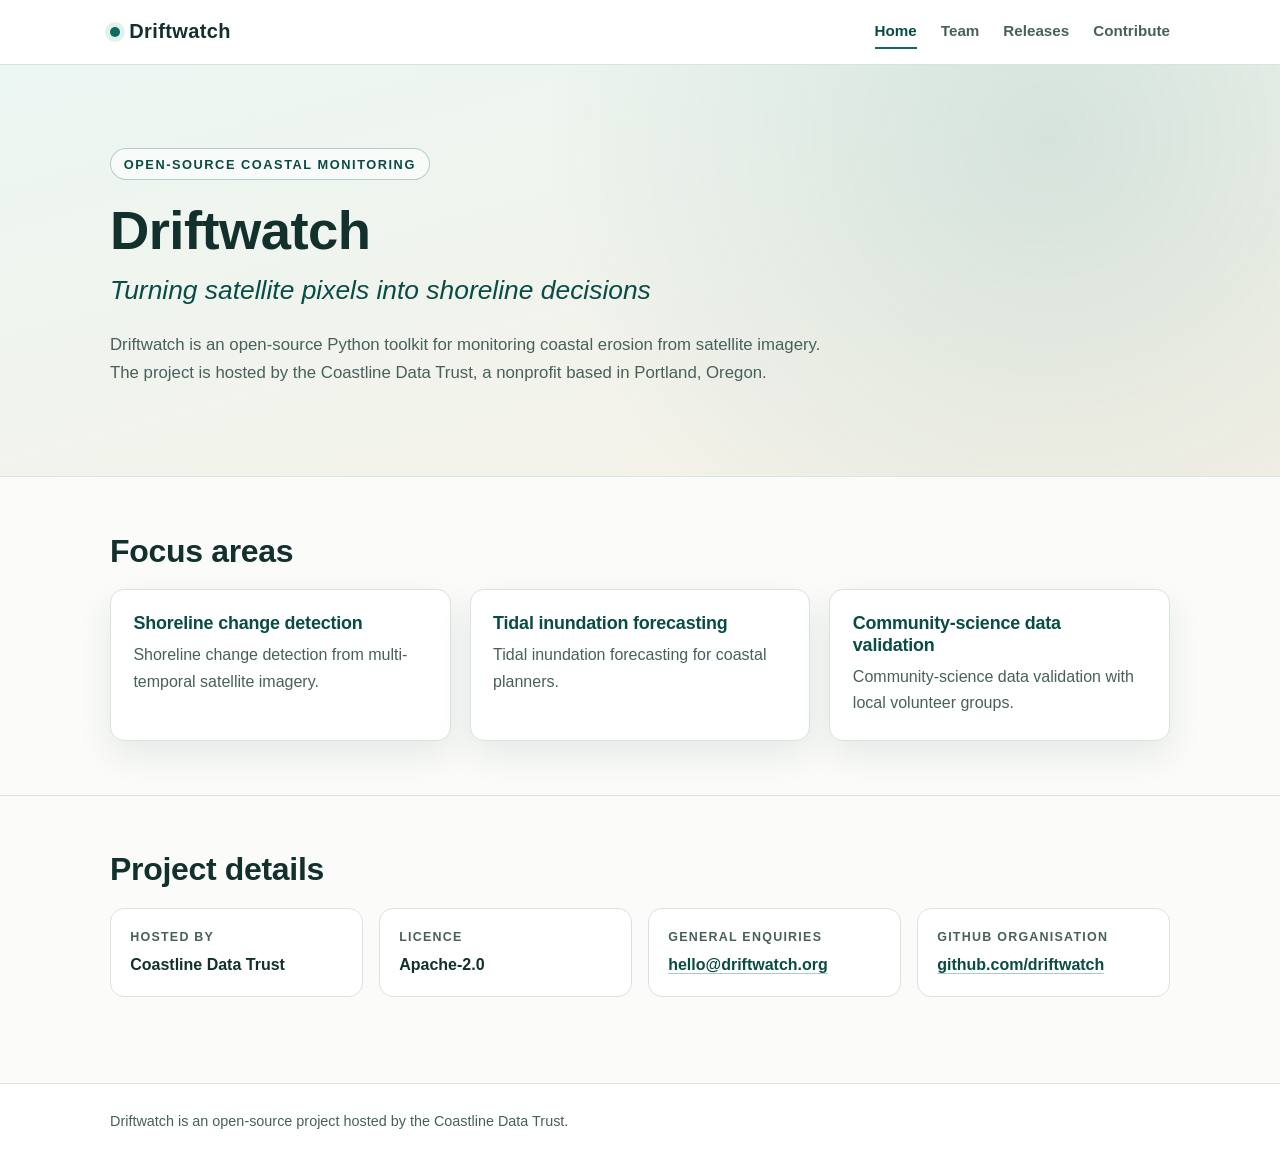
<file: index.html>
<!DOCTYPE html>
<html lang="en">
<head>
  <meta charset="utf-8">
  <meta name="viewport" content="width=device-width, initial-scale=1">
  <title>Driftwatch — Turning satellite pixels into shoreline decisions</title>
  <meta name="description" content="Driftwatch is an open-source Python toolkit for monitoring coastal erosion from satellite imagery.">
  <link rel="stylesheet" href="assets/style.css">
</head>
<body>
  <header class="site-header">
    <div class="wrap header-inner">
      <a class="brand" href="index.html">Driftwatch</a>
      <nav class="site-nav" aria-label="Main navigation">
        <a href="index.html" aria-current="page">Home</a>
        <a href="team.html">Team</a>
        <a href="releases.html">Releases</a>
        <a href="contribute.html">Contribute</a>
      </nav>
    </div>
  </header>

  <main>
    <section class="hero">
      <div class="wrap">
        <p class="eyebrow">Open-source coastal monitoring</p>
        <h1>Driftwatch</h1>
        <p class="tagline">Turning satellite pixels into shoreline decisions</p>
        <p class="intro">Driftwatch is an open-source Python toolkit for monitoring coastal erosion from satellite imagery. The project is hosted by the Coastline Data Trust, a nonprofit based in Portland, Oregon.</p>
      </div>
    </section>

    <section class="section">
      <div class="wrap">
        <h2>Focus areas</h2>
        <ul class="card-grid">
          <li class="card">
            <h3>Shoreline change detection</h3>
            <p>Shoreline change detection from multi-temporal satellite imagery.</p>
          </li>
          <li class="card">
            <h3>Tidal inundation forecasting</h3>
            <p>Tidal inundation forecasting for coastal planners.</p>
          </li>
          <li class="card">
            <h3>Community-science data validation</h3>
            <p>Community-science data validation with local volunteer groups.</p>
          </li>
        </ul>
      </div>
    </section>

    <section class="section">
      <div class="wrap">
        <h2>Project details</h2>
        <dl class="facts">
          <div class="fact">
            <dt>Hosted by</dt>
            <dd>Coastline Data Trust</dd>
          </div>
          <div class="fact">
            <dt>Licence</dt>
            <dd>Apache-2.0</dd>
          </div>
          <div class="fact">
            <dt>General enquiries</dt>
            <dd><a href="mailto:hello@driftwatch.org">hello@driftwatch.org</a></dd>
          </div>
          <div class="fact">
            <dt>GitHub organisation</dt>
            <dd><a href="https://github.com/driftwatch">github.com/driftwatch</a></dd>
          </div>
        </dl>
      </div>
    </section>
  </main>

  <footer class="site-footer">
    <div class="wrap">
      <p>Driftwatch is an open-source project hosted by the Coastline Data Trust.</p>
    </div>
  </footer>
</body>
</html>
</file>
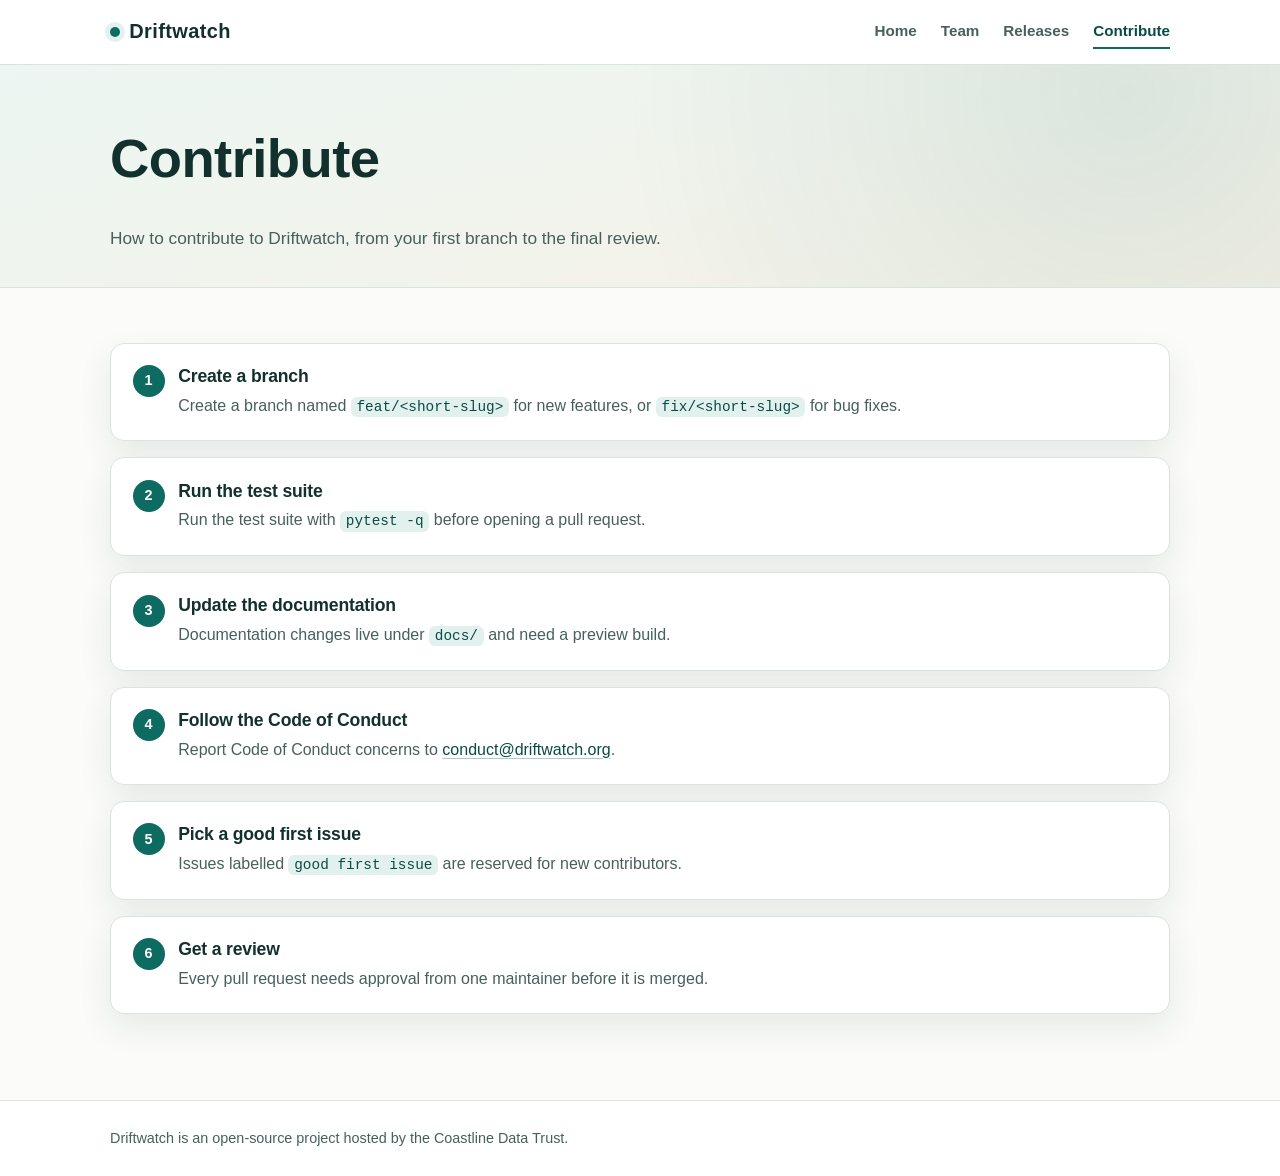
<file: contribute.html>
<!DOCTYPE html>
<html lang="en">
<head>
  <meta charset="utf-8">
  <meta name="viewport" content="width=device-width, initial-scale=1">
  <title>Contribute — Driftwatch</title>
  <meta name="description" content="How to contribute to Driftwatch.">
  <link rel="stylesheet" href="assets/style.css">
</head>
<body>
  <header class="site-header">
    <div class="wrap header-inner">
      <a class="brand" href="index.html">Driftwatch</a>
      <nav class="site-nav" aria-label="Main navigation">
        <a href="index.html">Home</a>
        <a href="team.html">Team</a>
        <a href="releases.html">Releases</a>
        <a href="contribute.html" aria-current="page">Contribute</a>
      </nav>
    </div>
  </header>

  <main>
    <section class="page-head">
      <div class="wrap">
        <h1>Contribute</h1>
        <p class="lede">How to contribute to Driftwatch, from your first branch to the final review.</p>
      </div>
    </section>

    <section class="section">
      <div class="wrap">
        <ol class="steps">
          <li class="step">
            <h2>Create a branch</h2>
            <p>Create a branch named <code>feat/&lt;short-slug&gt;</code> for new features, or <code>fix/&lt;short-slug&gt;</code> for bug fixes.</p>
          </li>
          <li class="step">
            <h2>Run the test suite</h2>
            <p>Run the test suite with <code>pytest -q</code> before opening a pull request.</p>
          </li>
          <li class="step">
            <h2>Update the documentation</h2>
            <p>Documentation changes live under <code>docs/</code> and need a preview build.</p>
          </li>
          <li class="step">
            <h2>Follow the Code of Conduct</h2>
            <p>Report Code of Conduct concerns to <a href="mailto:conduct@driftwatch.org">conduct@driftwatch.org</a>.</p>
          </li>
          <li class="step">
            <h2>Pick a good first issue</h2>
            <p>Issues labelled <code>good first issue</code> are reserved for new contributors.</p>
          </li>
          <li class="step">
            <h2>Get a review</h2>
            <p>Every pull request needs approval from one maintainer before it is merged.</p>
          </li>
        </ol>
      </div>
    </section>
  </main>

  <footer class="site-footer">
    <div class="wrap">
      <p>Driftwatch is an open-source project hosted by the Coastline Data Trust.</p>
    </div>
  </footer>
</body>
</html>
</file>
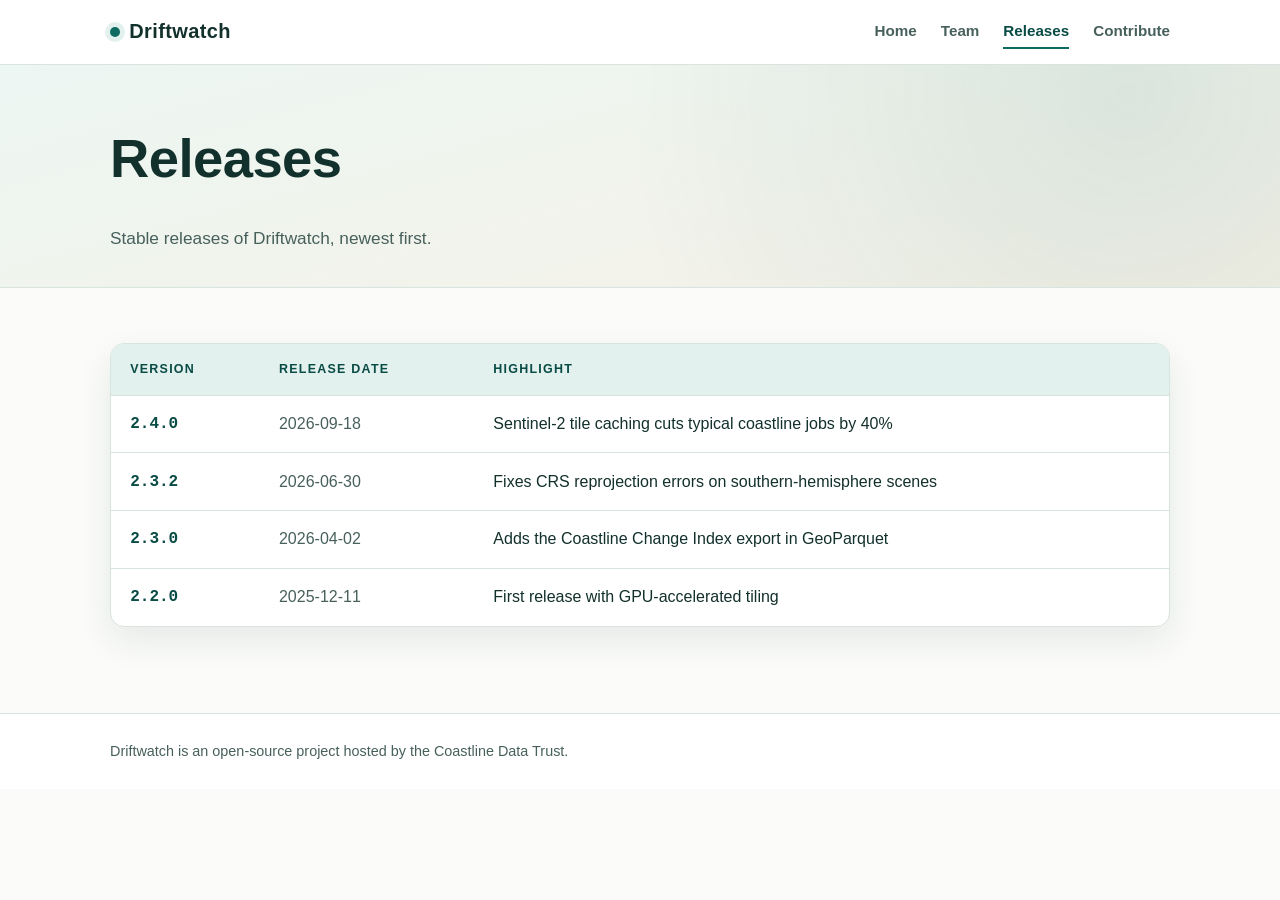
<file: releases.html>
<!DOCTYPE html>
<html lang="en">
<head>
  <meta charset="utf-8">
  <meta name="viewport" content="width=device-width, initial-scale=1">
  <title>Releases — Driftwatch</title>
  <meta name="description" content="Stable releases of Driftwatch.">
  <link rel="stylesheet" href="assets/style.css">
</head>
<body>
  <header class="site-header">
    <div class="wrap header-inner">
      <a class="brand" href="index.html">Driftwatch</a>
      <nav class="site-nav" aria-label="Main navigation">
        <a href="index.html">Home</a>
        <a href="team.html">Team</a>
        <a href="releases.html" aria-current="page">Releases</a>
        <a href="contribute.html">Contribute</a>
      </nav>
    </div>
  </header>

  <main>
    <section class="page-head">
      <div class="wrap">
        <h1>Releases</h1>
        <p class="lede">Stable releases of Driftwatch, newest first.</p>
      </div>
    </section>

    <section class="section">
      <div class="wrap">
        <div class="table-wrap">
          <table class="data-table">
            <thead>
              <tr>
                <th scope="col">Version</th>
                <th scope="col">Release date</th>
                <th scope="col">Highlight</th>
              </tr>
            </thead>
            <tbody>
              <tr><td class="version">2.4.0</td><td class="date">2026-09-18</td><td>Sentinel-2 tile caching cuts typical coastline jobs by 40%</td></tr>
              <tr><td class="version">2.3.2</td><td class="date">2026-06-30</td><td>Fixes CRS reprojection errors on southern-hemisphere scenes</td></tr>
              <tr><td class="version">2.3.0</td><td class="date">2026-04-02</td><td>Adds the Coastline Change Index export in GeoParquet</td></tr>
              <tr><td class="version">2.2.0</td><td class="date">2025-12-11</td><td>First release with GPU-accelerated tiling</td></tr>
            </tbody>
          </table>
        </div>
      </div>
    </section>
  </main>

  <footer class="site-footer">
    <div class="wrap">
      <p>Driftwatch is an open-source project hosted by the Coastline Data Trust.</p>
    </div>
  </footer>
</body>
</html>
</file>
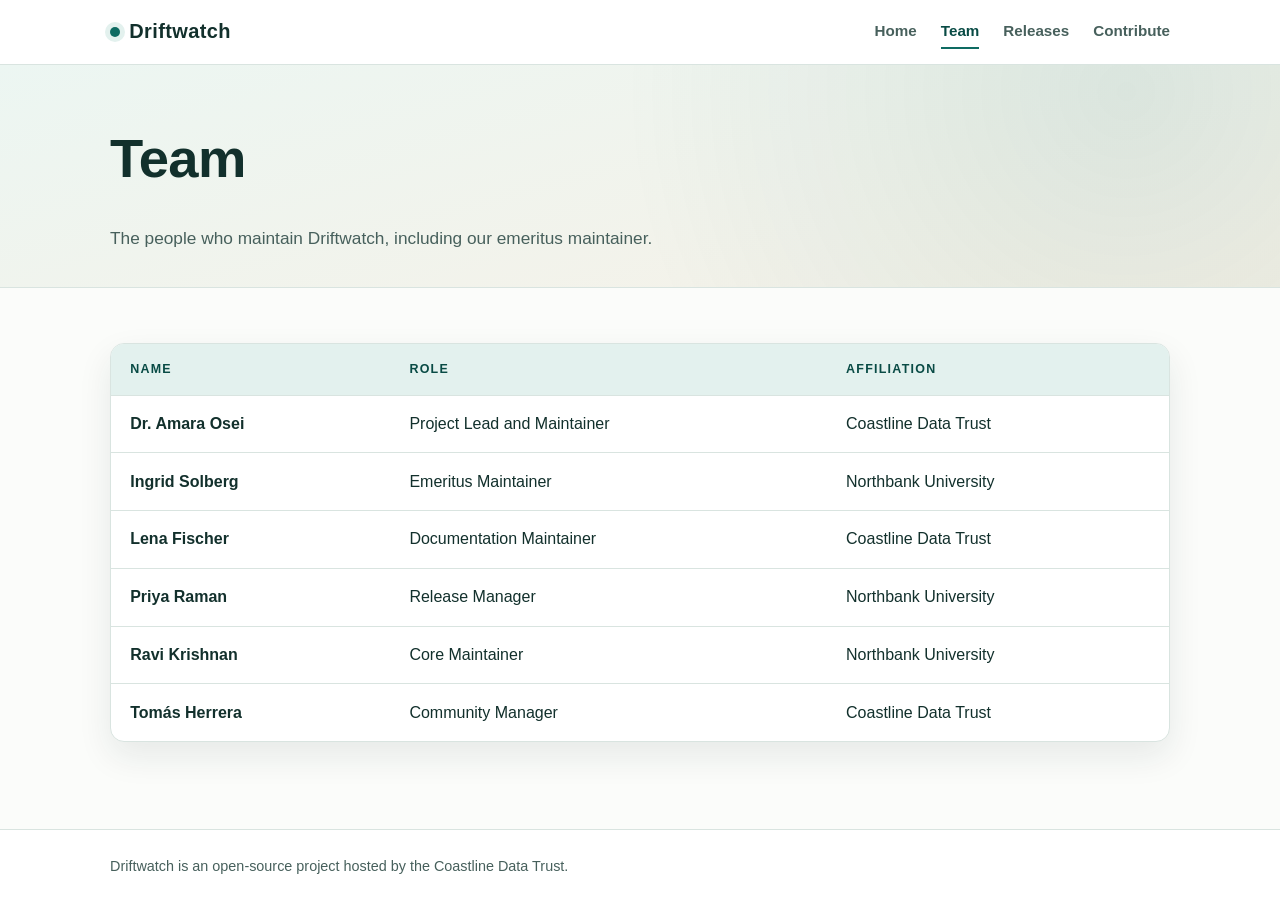
<file: team.html>
<!DOCTYPE html>
<html lang="en">
<head>
  <meta charset="utf-8">
  <meta name="viewport" content="width=device-width, initial-scale=1">
  <title>Team — Driftwatch</title>
  <meta name="description" content="The maintainers of Driftwatch.">
  <link rel="stylesheet" href="assets/style.css">
</head>
<body>
  <header class="site-header">
    <div class="wrap header-inner">
      <a class="brand" href="index.html">Driftwatch</a>
      <nav class="site-nav" aria-label="Main navigation">
        <a href="index.html">Home</a>
        <a href="team.html" aria-current="page">Team</a>
        <a href="releases.html">Releases</a>
        <a href="contribute.html">Contribute</a>
      </nav>
    </div>
  </header>

  <main>
    <section class="page-head">
      <div class="wrap">
        <h1>Team</h1>
        <p class="lede">The people who maintain Driftwatch, including our emeritus maintainer.</p>
      </div>
    </section>

    <section class="section">
      <div class="wrap">
        <div class="table-wrap">
          <table class="data-table">
            <thead>
              <tr>
                <th scope="col">Name</th>
                <th scope="col">Role</th>
                <th scope="col">Affiliation</th>
              </tr>
            </thead>
            <tbody>
              <tr><td class="name">Dr. Amara Osei</td><td>Project Lead and Maintainer</td><td>Coastline Data Trust</td></tr>
              <tr><td class="name">Ingrid Solberg</td><td>Emeritus Maintainer</td><td>Northbank University</td></tr>
              <tr><td class="name">Lena Fischer</td><td>Documentation Maintainer</td><td>Coastline Data Trust</td></tr>
              <tr><td class="name">Priya Raman</td><td>Release Manager</td><td>Northbank University</td></tr>
              <tr><td class="name">Ravi Krishnan</td><td>Core Maintainer</td><td>Northbank University</td></tr>
              <tr><td class="name">Tomás Herrera</td><td>Community Manager</td><td>Coastline Data Trust</td></tr>
            </tbody>
          </table>
        </div>
      </div>
    </section>
  </main>

  <footer class="site-footer">
    <div class="wrap">
      <p>Driftwatch is an open-source project hosted by the Coastline Data Trust.</p>
    </div>
  </footer>
</body>
</html>
</file>
<file: assets/style.css>
/* ==========================================================================
   Driftwatch public site
   ========================================================================== */

:root {
  --ink: #12302c;
  --ink-soft: #47605c;
  --sea: #0e6b62;
  --sea-dark: #094b45;
  --sea-tint: #e3f1ee;
  --sand: #f6f1e7;
  --paper: #fbfcfa;
  --white: #ffffff;
  --line: #d9e4e0;
  --radius: 14px;
  --shadow: 0 14px 34px rgba(18, 48, 44, 0.09);
  --font-sans: "Segoe UI", "Helvetica Neue", Arial, sans-serif;
  --font-mono: "SFMono-Regular", Consolas, "Liberation Mono", Menlo, monospace;
}

*,
*::before,
*::after {
  box-sizing: border-box;
}

html {
  scroll-behavior: smooth;
}

body {
  margin: 0;
  color: var(--ink);
  background: var(--paper);
  font-family: var(--font-sans);
  line-height: 1.65;
  -webkit-font-smoothing: antialiased;
}

h1,
h2,
h3 {
  margin: 0 0 0.6em;
  font-weight: 700;
  line-height: 1.2;
  letter-spacing: -0.01em;
}

h1 {
  font-size: clamp(2.2rem, 5vw, 3.4rem);
}

h2 {
  font-size: clamp(1.5rem, 3vw, 2rem);
}

h3 {
  font-size: 1.12rem;
}

p {
  margin: 0 0 1rem;
}

a {
  color: var(--sea-dark);
  text-decoration-color: rgba(14, 107, 98, 0.35);
  text-underline-offset: 3px;
}

a:hover {
  color: var(--sea);
}

code {
  padding: 0.15em 0.4em;
  border-radius: 6px;
  background: var(--sea-tint);
  color: var(--sea-dark);
  font-family: var(--font-mono);
  font-size: 0.9em;
}

.wrap {
  width: min(1060px, calc(100% - 3rem));
  margin: 0 auto;
}

/* Header */

.site-header {
  position: sticky;
  top: 0;
  z-index: 20;
  background: rgba(255, 255, 255, 0.92);
  border-bottom: 1px solid var(--line);
  backdrop-filter: blur(8px);
}

.header-inner {
  display: flex;
  align-items: center;
  justify-content: space-between;
  gap: 2rem;
  padding: 0.9rem 0;
}

.brand {
  display: inline-flex;
  align-items: center;
  gap: 0.55rem;
  color: var(--ink);
  font-size: 1.25rem;
  font-weight: 700;
  letter-spacing: 0.02em;
  text-decoration: none;
}

.brand::before {
  content: "";
  width: 0.65rem;
  height: 0.65rem;
  border-radius: 50%;
  background: var(--sea);
  box-shadow: 0 0 0 5px var(--sea-tint);
}

.site-nav {
  display: flex;
  flex-wrap: wrap;
  gap: 1.5rem;
}

.site-nav a {
  padding: 0.25rem 0;
  border-bottom: 2px solid transparent;
  color: var(--ink-soft);
  font-size: 0.95rem;
  font-weight: 600;
  text-decoration: none;
}

.site-nav a:hover {
  color: var(--sea-dark);
}

.site-nav a[aria-current="page"] {
  border-bottom-color: var(--sea);
  color: var(--sea-dark);
}

/* Hero and page headings */

.hero {
  background:
    radial-gradient(circle at 82% 18%, rgba(14, 107, 98, 0.12), transparent 46%),
    linear-gradient(165deg, #ecf6f2 0%, var(--sand) 100%);
  border-bottom: 1px solid var(--line);
}

.hero .wrap {
  padding: 5.2rem 0 4.6rem;
}

.eyebrow {
  display: inline-block;
  margin-bottom: 1.1rem;
  padding: 0.28rem 0.8rem;
  border: 1px solid rgba(14, 107, 98, 0.3);
  border-radius: 999px;
  background: rgba(255, 255, 255, 0.6);
  color: var(--sea-dark);
  font-size: 0.8rem;
  font-weight: 700;
  letter-spacing: 0.12em;
  text-transform: uppercase;
}

.hero h1 {
  margin-bottom: 0.35rem;
}

.tagline {
  margin-bottom: 1.2rem;
  color: var(--sea-dark);
  font-size: clamp(1.2rem, 2.6vw, 1.65rem);
  font-style: italic;
}

.intro {
  max-width: 46rem;
  color: var(--ink-soft);
  font-size: 1.05rem;
}

.page-head {
  padding: 3.8rem 0 2.2rem;
  background:
    radial-gradient(circle at 88% 12%, rgba(14, 107, 98, 0.1), transparent 44%),
    linear-gradient(165deg, #ecf6f2 0%, var(--sand) 100%);
  border-bottom: 1px solid var(--line);
}

.page-head .lede {
  max-width: 44rem;
  margin: 0;
  color: var(--ink-soft);
  font-size: 1.08rem;
}

/* Sections */

.section {
  padding: 3.4rem 0;
}

.section + .section {
  border-top: 1px solid var(--line);
}

/* Cards */

.card-grid {
  display: grid;
  grid-template-columns: repeat(auto-fit, minmax(240px, 1fr));
  gap: 1.2rem;
  margin: 0;
  padding: 0;
  list-style: none;
}

.card {
  padding: 1.45rem 1.4rem;
  border: 1px solid var(--line);
  border-radius: var(--radius);
  background: var(--white);
  box-shadow: var(--shadow);
}

.card h3 {
  margin-bottom: 0.45rem;
  color: var(--sea-dark);
}

.card p {
  margin: 0;
  color: var(--ink-soft);
}

/* Project facts */

.facts {
  display: grid;
  grid-template-columns: repeat(auto-fit, minmax(230px, 1fr));
  gap: 1rem;
  margin: 0;
}

.fact {
  padding: 1.1rem 1.2rem;
  border: 1px solid var(--line);
  border-radius: var(--radius);
  background: var(--white);
}

.fact dt {
  margin-bottom: 0.3rem;
  color: var(--ink-soft);
  font-size: 0.78rem;
  font-weight: 700;
  letter-spacing: 0.1em;
  text-transform: uppercase;
}

.fact dd {
  margin: 0;
  font-weight: 600;
}

/* Data tables */

.table-wrap {
  overflow-x: auto;
  border: 1px solid var(--line);
  border-radius: var(--radius);
  background: var(--white);
  box-shadow: var(--shadow);
}

.data-table {
  width: 100%;
  min-width: 560px;
  border-collapse: collapse;
}

.data-table th,
.data-table td {
  padding: 0.95rem 1.2rem;
  border-bottom: 1px solid var(--line);
  text-align: left;
  vertical-align: top;
}

.data-table th {
  background: var(--sea-tint);
  color: var(--sea-dark);
  font-size: 0.78rem;
  font-weight: 700;
  letter-spacing: 0.1em;
  text-transform: uppercase;
}

.data-table tbody tr:last-child td {
  border-bottom: none;
}

.data-table tbody tr:hover {
  background: #f4faf8;
}

.data-table .name {
  font-weight: 600;
}

.data-table .version {
  color: var(--sea-dark);
  font-family: var(--font-mono);
  font-weight: 700;
}

.data-table .date {
  color: var(--ink-soft);
  font-variant-numeric: tabular-nums;
  white-space: nowrap;
}

/* Contribution steps */

.steps {
  display: grid;
  gap: 1rem;
  margin: 0;
  padding: 0;
  list-style: none;
  counter-reset: step;
}

.step {
  position: relative;
  padding: 1.4rem 1.5rem 1.3rem 4.2rem;
  border: 1px solid var(--line);
  border-radius: var(--radius);
  background: var(--white);
  box-shadow: var(--shadow);
  counter-increment: step;
}

.step::before {
  content: counter(step);
  position: absolute;
  left: 1.35rem;
  top: 1.35rem;
  display: grid;
  width: 2rem;
  height: 2rem;
  border-radius: 50%;
  background: var(--sea);
  color: var(--white);
  font-size: 0.9rem;
  font-weight: 700;
  place-items: center;
}

.step h2 {
  margin-bottom: 0.35rem;
  font-size: 1.1rem;
}

.step p {
  margin: 0;
  color: var(--ink-soft);
}

.step p + p {
  margin-top: 0.5rem;
}

/* Footer */

.site-footer {
  margin-top: 2rem;
  padding: 1.6rem 0;
  border-top: 1px solid var(--line);
  background: var(--white);
  color: var(--ink-soft);
  font-size: 0.9rem;
}

.site-footer p {
  margin: 0;
}

/* Responsive */

@media (max-width: 700px) {
  .wrap {
    width: min(100% - 1.6rem, 1060px);
  }

  .header-inner {
    flex-direction: column;
    align-items: flex-start;
    gap: 0.4rem;
  }

  .hero .wrap {
    padding: 3.6rem 0 3rem;
  }

  .section {
    padding: 2.4rem 0;
  }

  .step {
    padding: 3.6rem 1.4rem 1.3rem;
  }

  .step::before {
    left: 1.4rem;
    top: 1.05rem;
  }
}
</file>
